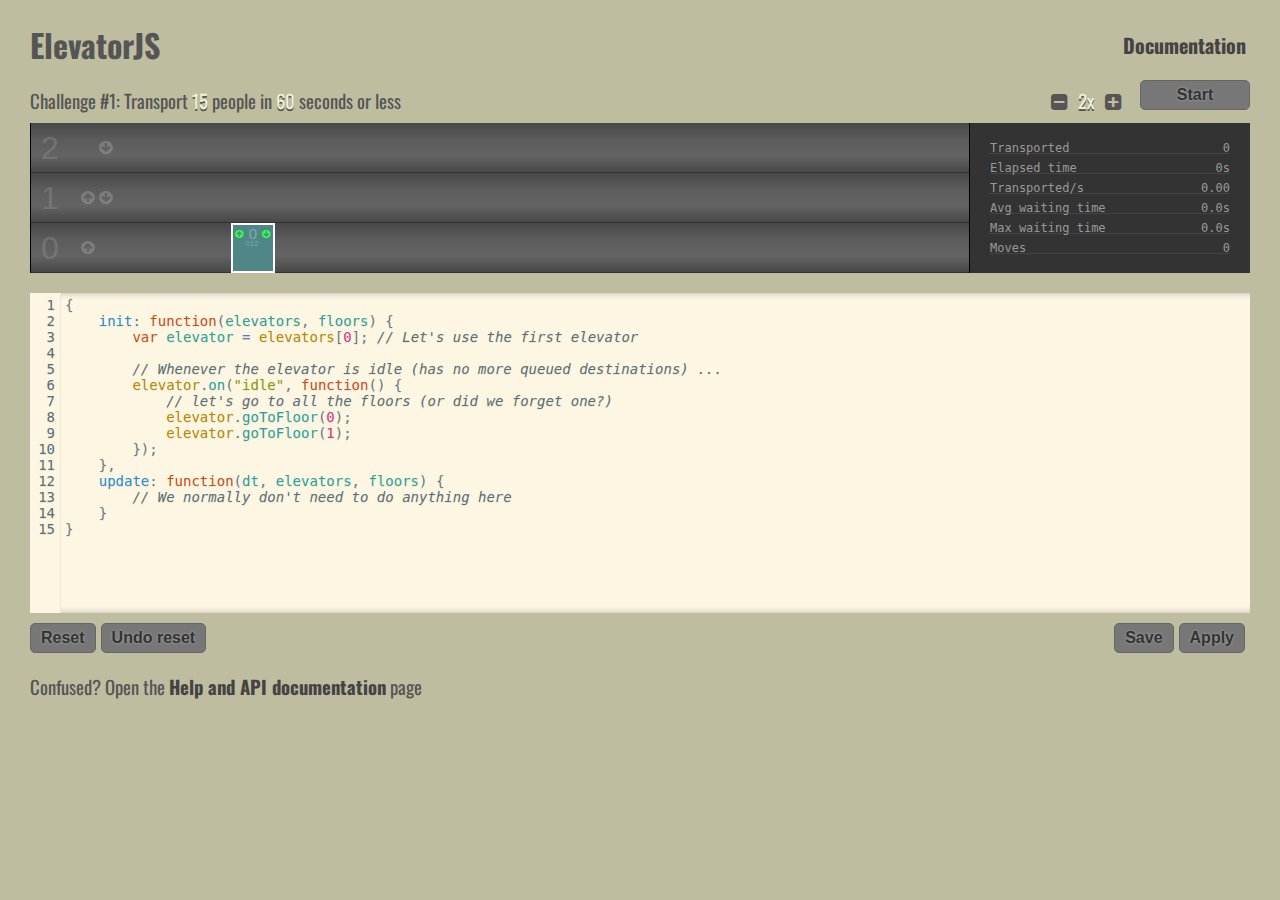
<file: index.html>
<!DOCTYPE html>
<html>
<head>
    <title>Elevator Saga - the elevator programming game</title>
    <meta charset="UTF-8">
    <link rel="stylesheet" href="font-awesome-4.1-1.0/css/font-awesome.min.css" type="text/css" media="all">
    <link href='//fonts.googleapis.com/css?family=Oswald:400,700,300' rel='stylesheet' type='text/css'>
    <link rel="stylesheet" href="libs/codemirror/codemirror.css">
    <link rel="stylesheet" href="libs/codemirror/themes/solarized.css">
    <link rel="stylesheet" href="style.css" type="text/css" media="all">

    <script type="text/javascript" src="libs/jquery-2.1.1.min.js"></script>
    <script type="text/javascript" src="libs/lodash.min.js"></script>
    <script type="text/javascript" src="libs/riot.js"></script>

    <script type="text/javascript" src="libs/codemirror/codemirror.js"></script>
    <script type="text/javascript" src="libs/codemirror/addon/edit/closebrackets.js"></script>
    <script type="text/javascript" src="libs/codemirror/mode/javascript/javascript.js"></script>

    <script type="text/javascript" src="libs/unobservable.js"></script>

    <script type="text/javascript" src="base.js"></script>
    <script type="text/javascript" src="movable.js"></script>
    <script type="text/javascript" src="floor.js"></script>
    <script type="text/javascript" src="user.js"></script>
    <script type="text/javascript" src="elevator.js"></script>
    <script type="text/javascript" src="interfaces.js"></script>
    <script type="text/javascript" src="world.js"></script>
    <script type="text/javascript" src="presenters.js"></script>
    <script type="text/javascript" src="challenges.js"></script>
    <script type="text/javascript" src="fitness.js"></script>
    <script type="text/javascript" src="app.js"></script>


    <script type="text/template" id="user-template">
        <i class="movable fa user fa-{u.displayType} {state}"></i>
    </script>

    <script type="text/template" id="floor-template">
        <div class="floor" style="top: {yPosition}px">
            <span class="floornumber">{level}</span>
            <span class="buttonindicator">
                <i class="fa fa-arrow-circle-up up"></i>
                <i class="fa fa-arrow-circle-down down"></i>
            </span>
        </div>
    </script>

    <script type="text/template" id="elevator-template">
        <div class="elevator movable" style="width: {e.width}px">
            <span class="directionindicator directionindicatorup"><i class="fa fa-arrow-circle-up up activated"></i></span>
            <span class="floorindicator"><span></span></span>
            <span class="directionindicator directionindicatordown"><i class="fa fa-arrow-circle-down down activated"></i></span>
            <span class="buttonindicator"></span>
        </div>
    </script>

    <script type="text/template" id="elevatorbutton-template">
        <span class="buttonpress">{floorNum}</span>
    </script>

    <script type="text/template" id="feedback-template">
        <div class="feedback">
            <h2 class="emphasis-color">{title}</h2>
            <p class="emphasis-color">{message}</p>
            <a href="{url}" class="emphasis-color">Next challenge <i class="fa fa-caret-right blink" style="text-decoration: blink"></i></a>
        </div>
    </script>

    <script type="text/template" id="challenge-template">
        <div class="left">
            <h3>Challenge #{num}: {challenge.condition.description}</h3>
        </div>
        <button class="right startstop unselectable" style="width: 110px">{startButtonText}</button>
        <h3 class="right">
            <i class="fa fa-minus-square timescale_decrease unselectable"></i>
            <span class="emphasis-color" style="display: inline-block; width: 22px; text-align: center">{timeScale}</span>
            <i class="fa fa-plus-square timescale_increase unselectable"></i>
        </h3>
    </script>

    <script type="text/template" id="codestatus-template">
        <h5 class="error" style="display: {errorDisplay}"><i class="fa fa-warning error-color"></i> There is a problem with your code: {errorMessage}</h5>
    </script>

    <script type="text/plain" id="default-elev-implementation">
{
    init: function(elevators, floors) {
        var elevator = elevators[0]; // Let's use the first elevator

        // Whenever the elevator is idle (has no more queued destinations) ...
        elevator.on("idle", function() {
            // let's go to all the floors (or did we forget one?)
            elevator.goToFloor(0);
            elevator.goToFloor(1);
        });
    },
    update: function(dt, elevators, floors) {
        // We normally don't need to do anything here
    }
}
    </script>
    <script type="text/plain" id="devtest-elev-implementation">
{
    init: function(elevators, floors) {
        var selectElevatorForFloorPickup = function(floorNum) {
            return _.max(elevators, function(e) {
                return (_.contains(e.destinationQueue, floorNum) ? 4 : 0) +
                    (-e.destinationQueue.length*e.destinationQueue.length) +
                    (-e.loadFactor()*e.loadFactor() * 3);
            });
        };

        _.each(floors, function(floor) {
            floor.on("down_button_pressed up_button_pressed", function() {
                var elevator = selectElevatorForFloorPickup(floor.level);
                if(!_.contains(elevator.destinationQueue, floor.level)) {
                    elevator.goToFloor(floor.level);
                }
            });
        });
        _.each(elevators, function(elevator) {
            elevator.on("floor_button_pressed", function(floorNum) {
                elevator.goToFloor(floorNum);
            });
            elevator.on("idle", function() {
                elevator.goToFloor(0);
            });
        });
    },
    update: function(dt, elevators, floors) {
    }
}
    </script>


</head>
<body>
    <div class="container">
       <div class="header">
            <h1 class="left">ElevatorJS</h1>
            
            <a class="right" href="documentation.html#docs">Documentation</a>
        </div>

        <noscript>
            <h2>Your browser does not appear to support JavaScript. This page contains a browser-based programming game implemented in JavaScript.</h2>
        </noscript>

        <div class="challenge" style="height: 40px">
        </div>

        <div class="world">
            <div class="feedbackcontainer"></div>
            <div class="innerworld">
            </div>
            <div class="statscontainer">
                <div style="top: 20px"><span class="key">Transported</span><span class="value transportedcounter"></span></div>
                <div style="top: 40px"><span class="key">Elapsed time</span><span class="value elapsedtime"></span></div>
                <div style="top: 60px"><span class="key">Transported/s</span><span class="value transportedpersec"></span></div>
                <div style="top: 80px"><span class="key">Avg waiting time</span><span class="value avgwaittime"></span></div>
                <div style="top: 100px"><span class="key">Max waiting time</span><span class="value maxwaittime"></span></div>
                <div style="top: 120px"><span class="key" title="Number of floors that have been travelled by elevators">Moves</span><span class="value movecount"></span></div>
            </div>
        </div>

        <div class="codestatus"></div>
        <div class="code">
            <textarea name="Code" id="code"></textarea>
        </div>
        <button id="button_reset" style="float: left">Reset</button>
        <button id="button_resetundo" style="float: left">Undo reset</button>
        <button id="button_apply" style="float: right">Apply</button>
        <button id="button_save" style="float: right">Save</button>
        <span id="save_message" style="float: right"></span>
        <span id="fitness_message" style="float: right"></span>
        <div style="clear:both;"></div>

        <div style="margin-top: 20px">
            <h3>Confused? Open the <a href="documentation.html">Help and API documentation</a> page</h3>
        </div>
        <div class="footer">
        </div>
    </div>

    <script>
        (function(i,s,o,g,r,a,m){i['GoogleAnalyticsObject']=r;i[r]=i[r]||function(){
        (i[r].q=i[r].q||[]).push(arguments)},i[r].l=1*new Date();a=s.createElement(o),
        m=s.getElementsByTagName(o)[0];a.async=1;a.src=g;m.parentNode.insertBefore(a,m)
        })(window,document,'script','//www.google-analytics.com/analytics.js','ga');

        ga('create', 'UA-56810935-1', 'auto');
        ga('send', 'pageview');
    </script>
</body>
</html>
</file>
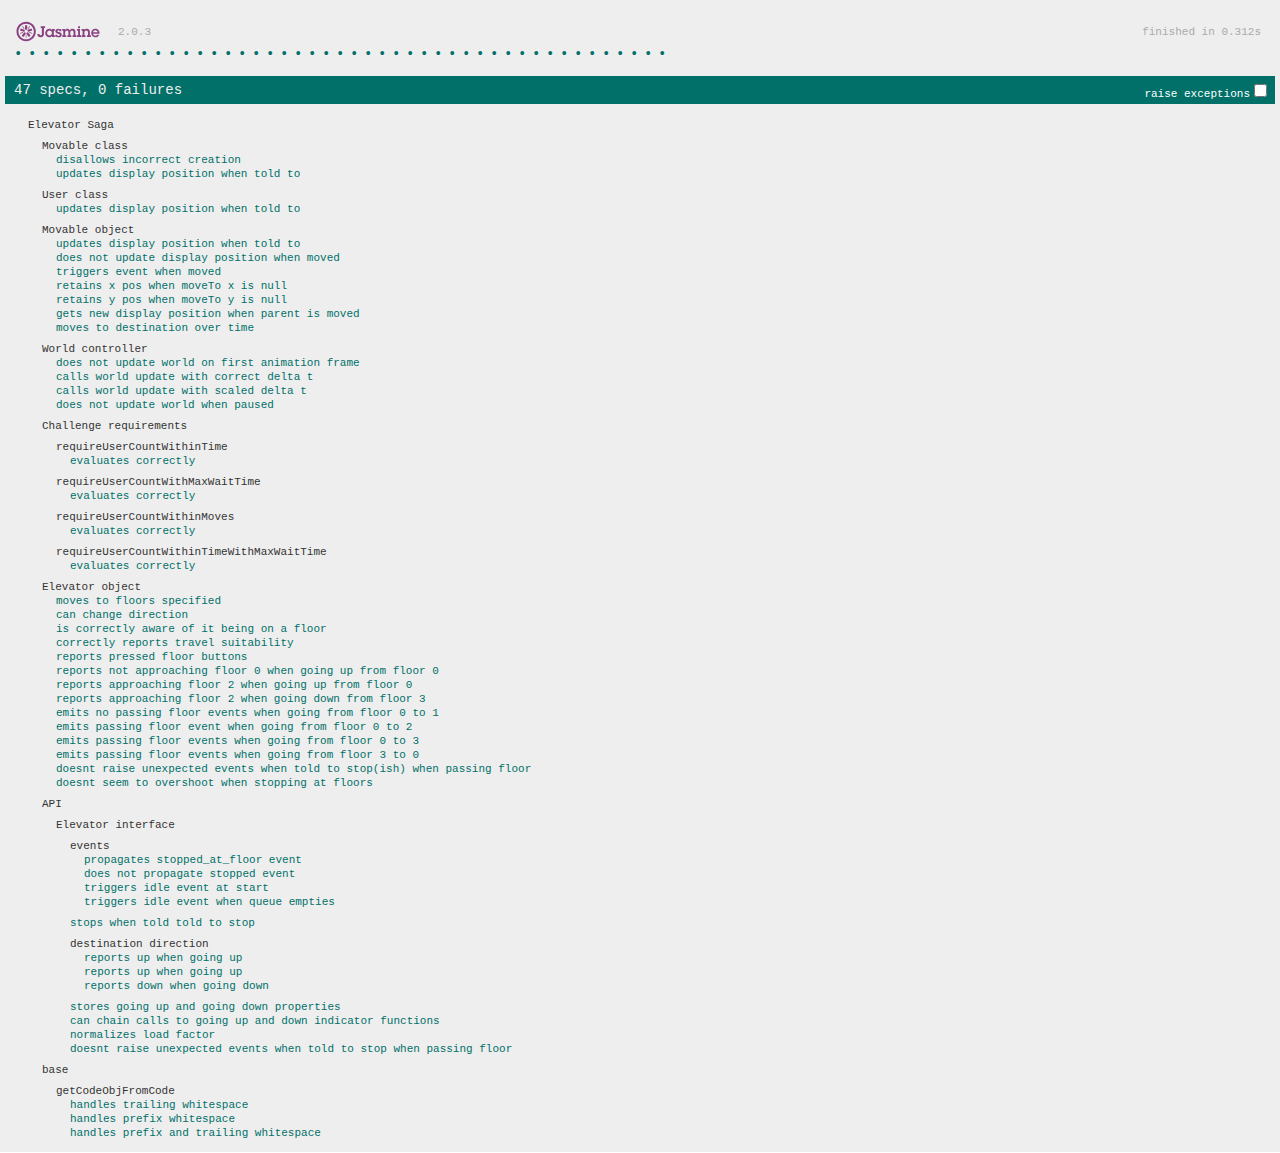
<file: test/index.html>
<!DOCTYPE html>
<html>
<head>
    <title>Elevator Saga tests</title>
    <meta charset="UTF-8">

    <script type="text/javascript" src="../libs/jquery-2.1.1.min.js"></script>
    <script type="text/javascript" src="../libs/lodash.min.js"></script>
    <script type="text/javascript" src="../libs/riot.js"></script>

    <script type="text/javascript" src="../libs/unobservable.js"></script>

    <script type="text/javascript" src="../base.js"></script>
    <script type="text/javascript" src="../movable.js"></script>
    <script type="text/javascript" src="../floor.js"></script>
    <script type="text/javascript" src="../user.js"></script>
    <script type="text/javascript" src="../elevator.js"></script>
    <script type="text/javascript" src="../interfaces.js"></script>
    <script type="text/javascript" src="../world.js"></script>
    <script type="text/javascript" src="../presenters.js"></script>
    <script type="text/javascript" src="../challenges.js"></script>


    <link rel="shortcut icon" type="image/png" href="jasmine/jasmine_favicon.png">
    <link rel="stylesheet" type="text/css" href="jasmine/jasmine.css">
    <script type="text/javascript" src="jasmine/jasmine.js"></script>
    <script type="text/javascript" src="jasmine/jasmine-html.js"></script>
    <script type="text/javascript" src="jasmine/boot.js"></script>
    <script type="text/javascript" src="jasmine/jasmine-matchers.js"></script>

    <script type="text/javascript" src="tests.js"></script>

    <script>
        (function(i,s,o,g,r,a,m){i['GoogleAnalyticsObject']=r;i[r]=i[r]||function(){
        (i[r].q=i[r].q||[]).push(arguments)},i[r].l=1*new Date();a=s.createElement(o),
        m=s.getElementsByTagName(o)[0];a.async=1;a.src=g;m.parentNode.insertBefore(a,m)
        })(window,document,'script','//www.google-analytics.com/analytics.js','ga');

        ga('create', 'UA-56810935-1', 'auto');
        ga('send', 'pageview');
    </script>
</head>
<body>

</body>
</html>
</file>
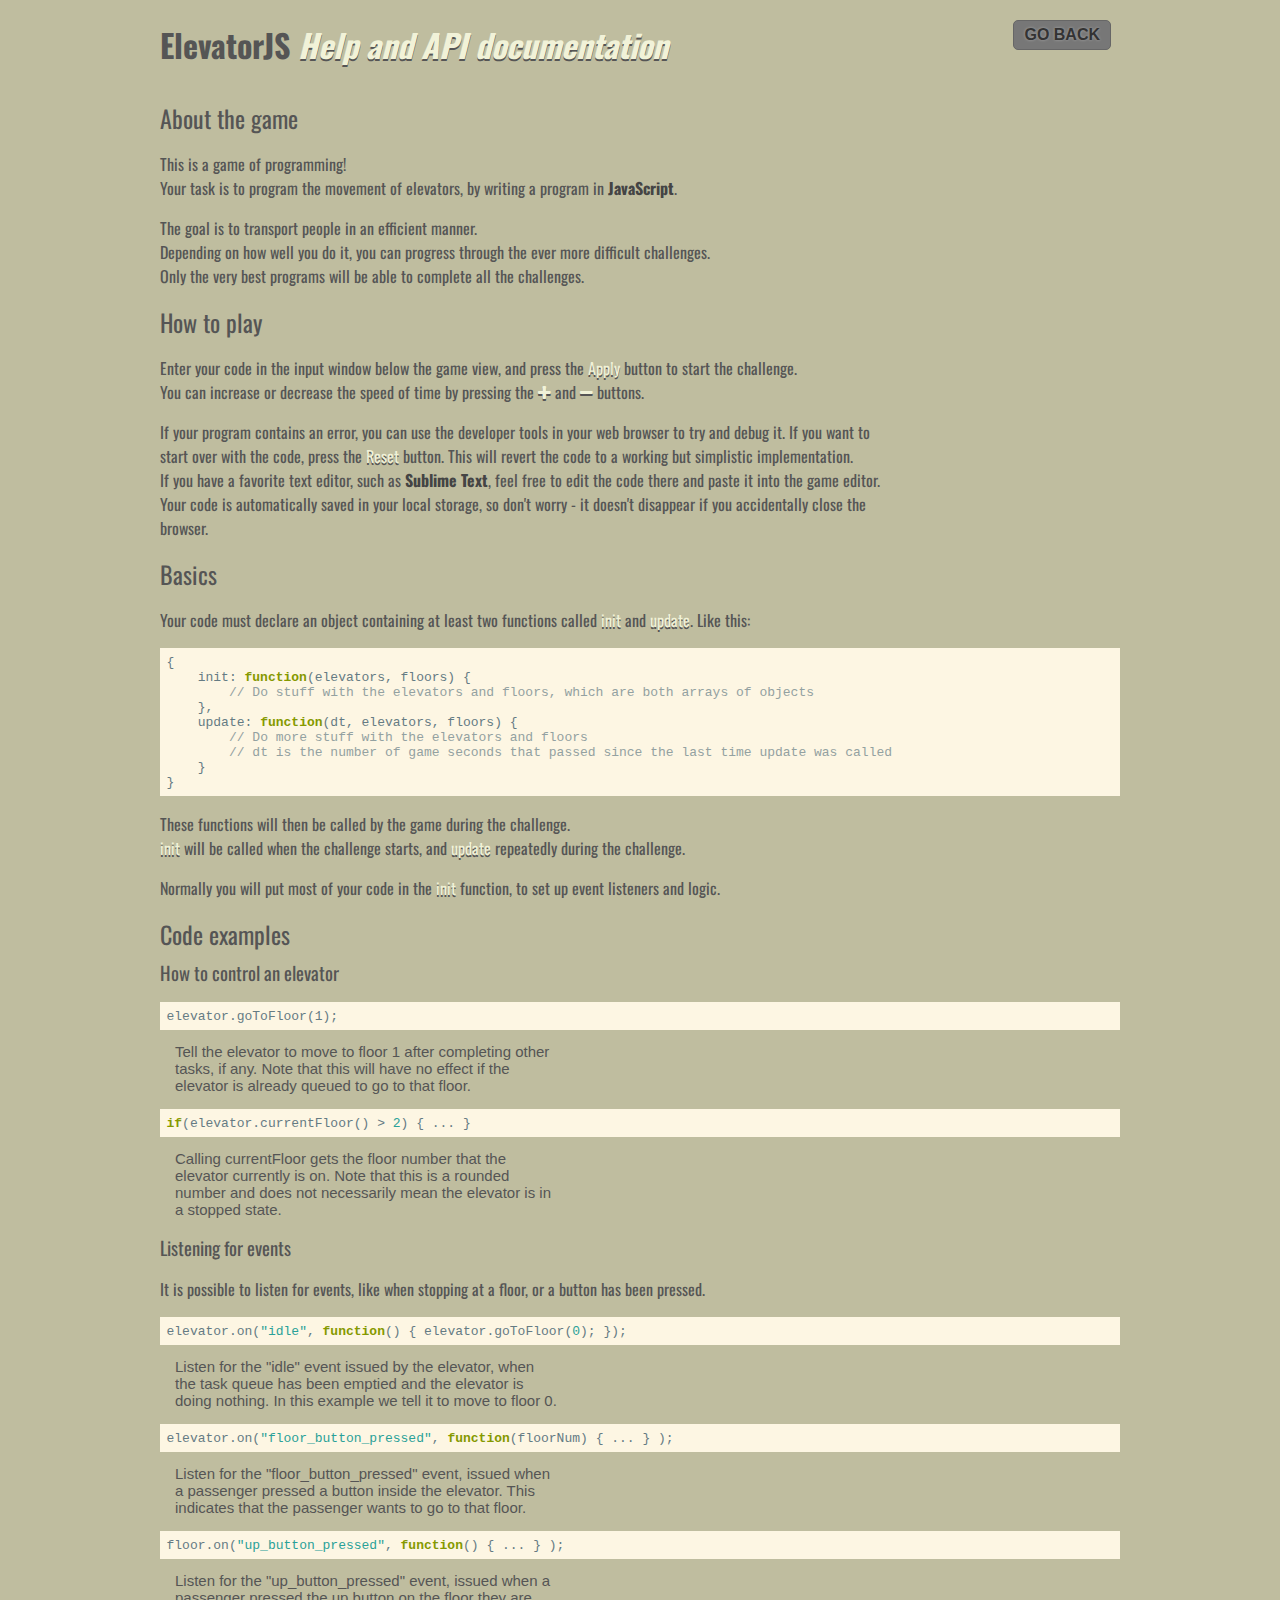
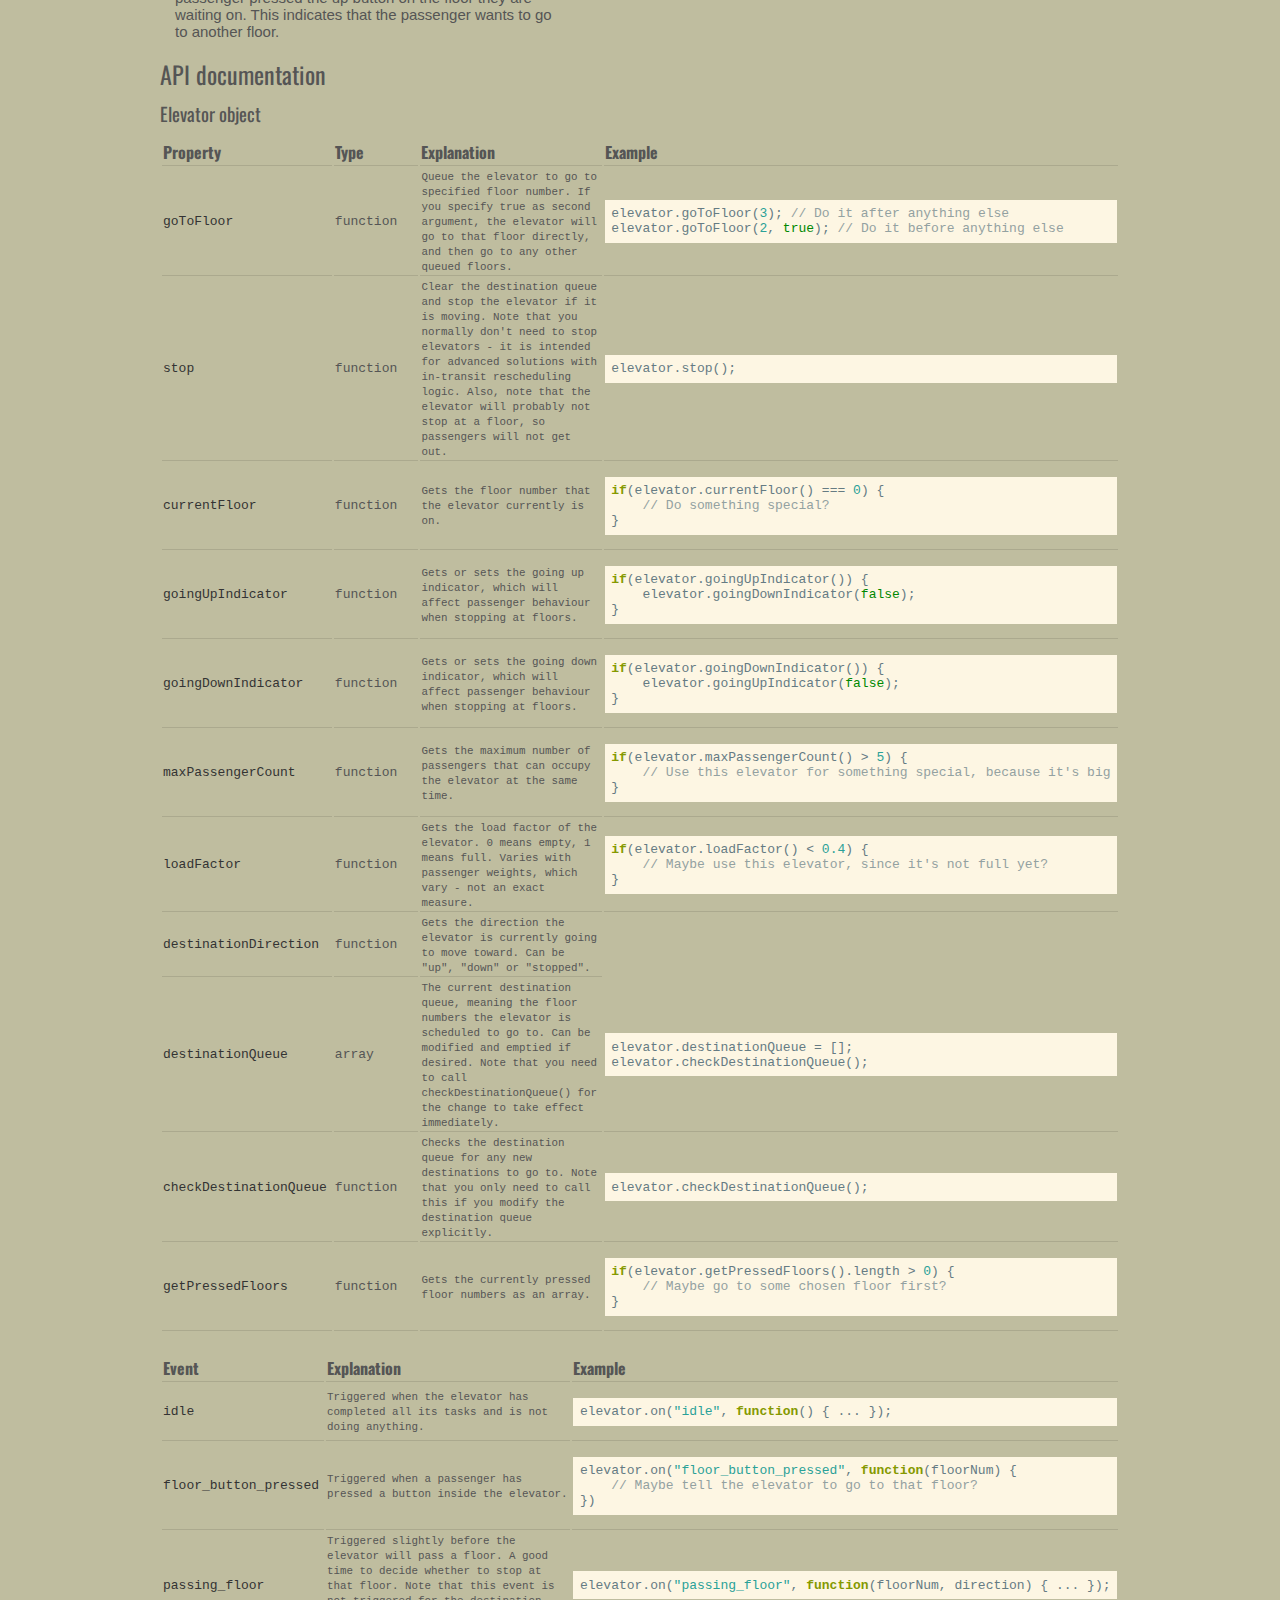
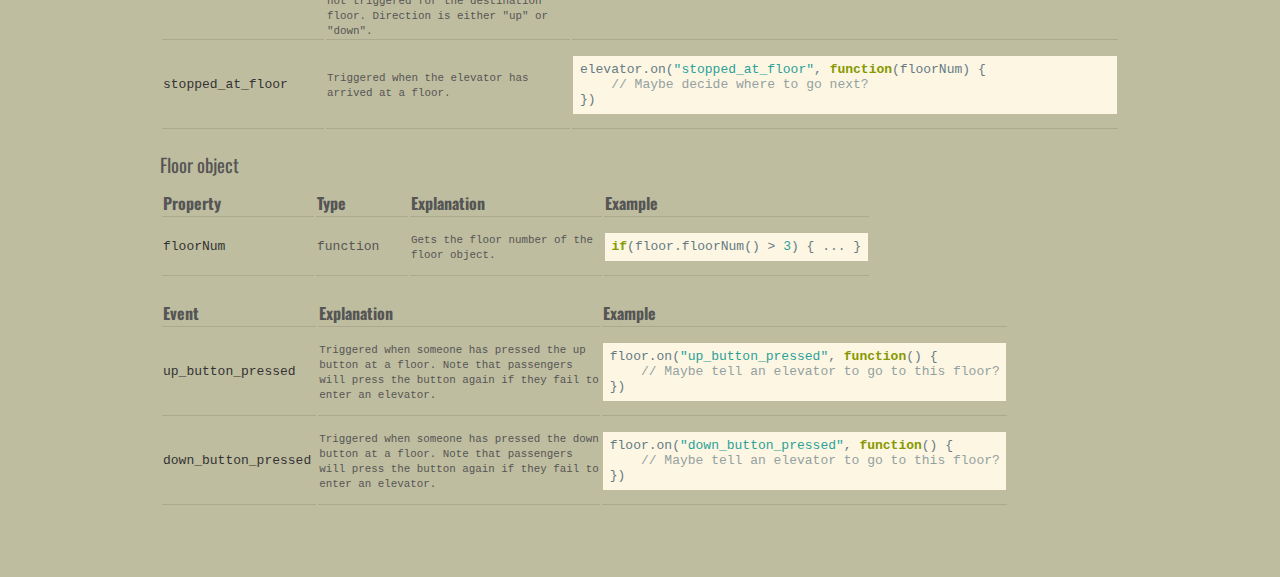
<file: documentation.html>
<!DOCTYPE html>
<html>
<head>
    <title>Elevator Saga - help and API documentation</title> 
    <meta charset="UTF-8">
    <link rel="stylesheet" href="font-awesome-4.1-1.0/css/font-awesome.min.css" type="text/css" media="all"> 
    <link href='//fonts.googleapis.com/css?family=Oswald:400,700,300' rel='stylesheet' type='text/css'>
    <link rel="stylesheet" href="style.css" type="text/css" media="all">

    <link rel="stylesheet" href="libs/highlight/styles/default.css" type="text/css" media="all">
    <link rel="stylesheet" href="libs/highlight/styles/solarized_light.css" type="text/css" media="all">

    <script type="text/javascript" src="libs/highlight/highlight.pack.js"></script>
    <script>hljs.initHighlightingOnLoad();</script>
</head>
<body>
    <div class="container" style="width: 960px">
        <div class="header">
            <h1 class="left">ElevatorJS <em class="emphasis-color">Help and API documentation</em></h1>
            <a class="right" href="index.html"><button id="button_reset" style="float: left">GO BACK</button></a>
        </div>


        <div class="help">
            <h2>About the game</h2>
            <p>
                This is a game of programming!<br>
                Your task is to program the movement of elevators, by writing a program in <a href="https://developer.mozilla.org/en-US/docs/Web/JavaScript/Guide">JavaScript</a>.
            </p>
            <p>
                The goal is to transport people in an efficient manner.<br>
                Depending on how well you do it, you can progress through the ever more difficult challenges.<br>
                Only the very best programs will be able to complete all the challenges.
            </p>

            <h2>How to play</h2>
            <p>
                Enter your code in the input window below the game view, and press the <span class="emphasis-color">Apply</span> button to start the challenge.<br>
                You can increase or decrease the speed of time by pressing the <i class="fa fa-plus emphasis-color"></i> and <i class="fa fa-minus emphasis-color"></i> buttons.
            </p>
            <p>
                If your program contains an error, you can use the developer tools in your web browser to try and debug it.
                If you want to start over with the code, press the <span class="emphasis-color">Reset</span> button. This will revert the code to a working but simplistic implementation.<br>
                If you have a favorite text editor, such as <a href="http://www.sublimetext.com/">Sublime Text</a>, feel free to edit the code there and paste it into the game editor.<br>
                Your code is automatically saved in your local storage, so don't worry - it doesn't disappear if you accidentally close the browser.
            </p>
            <h2>Basics</h2>
            <p>
                Your code must declare an object containing at least two functions called <span class="emphasis-color">init</span> and <span class="emphasis-color">update</span>. Like this:
            </p>
            <div><pre><code>{
    init: function(elevators, floors) {
        // Do stuff with the elevators and floors, which are both arrays of objects
    },
    update: function(dt, elevators, floors) {
        // Do more stuff with the elevators and floors
        // dt is the number of game seconds that passed since the last time update was called
    }
}</code></pre></div>
            <p>These functions will then be called by the game during the challenge.<br>
            <span class="emphasis-color">init</span> will be called when the challenge starts, and <span class="emphasis-color">update</span> repeatedly during the challenge.
            </p>
            <p>
                Normally you will put most of your code in the <span class="emphasis-color">init</span> function, to set up event listeners and logic.
            </p>
            <h2>Code examples</h2>
            <h3>How to control an elevator</h3>
            <dl>
                <dt><pre><code>elevator.goToFloor(1);</code></pre></dt>
                    <dd>Tell the elevator to move to floor 1 after completing other tasks, if any. Note that this will have no effect if the elevator is already queued to go to that floor.</dd>
                <dt><pre><code>if(elevator.currentFloor() > 2) { ... }</code></pre></dt>
                    <dd>Calling currentFloor gets the floor number that the elevator currently is on. Note that this is a rounded number and does not necessarily mean the elevator is in a stopped state.</dd>
            </dl>
            <h3>Listening for events</h3>
            <p>It is possible to listen for events, like when stopping at a floor, or a button has been pressed.</p>
            <dl>
                <dt><pre><code>elevator.on("idle", function() { elevator.goToFloor(0); });</code></pre></dt>
                    <dd>Listen for the "idle" event issued by the elevator, when the task queue has been emptied and the elevator is doing nothing. In this example we tell it to move to floor 0.</dd>
                <dt><pre><code>elevator.on("floor_button_pressed", function(floorNum) { ... } );</code></pre></dt>
                    <dd>Listen for the "floor_button_pressed" event, issued when a passenger pressed a button inside the elevator. This indicates that the passenger wants to go to that floor.</dd>
                <dt><pre><code>floor.on("up_button_pressed", function() { ... } );</code></pre></dt>
                    <dd>Listen for the "up_button_pressed" event, issued when a passenger pressed the up button on the floor they are waiting on. This indicates that the passenger wants to go to another floor.</dd>
            </dl>

            <h2 id="docs">API documentation</h2>
            <h3>Elevator object</h3>
            <table class="doctable">
                <thead><th width="150">Property</th><th width="90">Type</th><th width="190">Explanation</th><th width="*">Example</th></thead>
                <tbody>
                    <tr><td>goToFloor</td><td>function</td><td><small>Queue the elevator to go to specified floor number. If you specify true as second argument, the elevator will go to that floor directly, and then go to any other queued floors.</small></td><td><pre><code>elevator.goToFloor(3); // Do it after anything else
elevator.goToFloor(2, true); // Do it before anything else</code></pre></td></tr>
                    <tr><td>stop</td><td>function</td><td><small>Clear the destination queue and stop the elevator if it is moving. Note that you normally don't need to stop elevators - it is intended for advanced solutions with in-transit rescheduling logic. Also, note that the elevator will probably not stop at a floor, so passengers will not get out.</small></td><td><pre><code>elevator.stop();</code></pre></td></tr>
                    <tr><td>currentFloor</td><td>function</td><td><small>Gets the floor number that the elevator currently is on.</small></td><td><pre><code>if(elevator.currentFloor() === 0) {
    // Do something special?
}</code></pre></td></tr>
                    <tr><td>goingUpIndicator</td><td>function</td><td><small>Gets or sets the going up indicator, which will affect passenger behaviour when stopping at floors.</small></td><td><pre><code>if(elevator.goingUpIndicator()) {
    elevator.goingDownIndicator(false);
}</code></pre></td></tr>
                    <tr><td>goingDownIndicator</td><td>function</td><td><small>Gets or sets the going down indicator, which will affect passenger behaviour when stopping at floors.</small></td><td><pre><code>if(elevator.goingDownIndicator()) {
    elevator.goingUpIndicator(false);
}</code></pre></td></tr>
                    <tr><td>maxPassengerCount</td><td>function</td><td><small>Gets the maximum number of passengers that can occupy the elevator at the same time.</small></td><td><pre><code>if(elevator.maxPassengerCount() > 5) {
    // Use this elevator for something special, because it's big
}</code></pre></td></tr>
                    <tr><td>loadFactor</td><td>function</td><td><small>Gets the load factor of the elevator. 0 means empty, 1 means full. Varies with passenger weights, which vary - not an exact measure.</small></td><td><pre><code>if(elevator.loadFactor() < 0.4) {
    // Maybe use this elevator, since it's not full yet?
}</code></pre></td></tr>
                    <tr><td>destinationDirection</td><td>function</td><td><small>Gets the direction the elevator is currently going to move toward. Can be "up", "down" or "stopped".</small></td></tr>
                    <tr><td>destinationQueue</td><td>array</td><td><small>The current destination queue, meaning the floor numbers the elevator is scheduled to go to. Can be modified and emptied if desired. Note that you need to call checkDestinationQueue() for the change to take effect immediately.</small></td><td><pre><code>elevator.destinationQueue = [];
elevator.checkDestinationQueue();</code></pre></td></tr>
                    <tr><td>checkDestinationQueue</td><td>function</td><td><small>Checks the destination queue for any new destinations to go to. Note that you only need to call this if you modify the destination queue explicitly.</small></td><td><pre><code>elevator.checkDestinationQueue();</code></pre></td></tr>
                    <tr><td>getPressedFloors</td><td>function</td><td><small>Gets the currently pressed floor numbers as an array.</small></td><td><pre><code>if(elevator.getPressedFloors().length > 0) {
    // Maybe go to some chosen floor first?
}</code></pre></td></tr>
                </tbody>
            </table>
            <table class="doctable">
                <thead><th width="150">Event</th><th width="280">Explanation</th><th>Example</th></thead>
                <tbody>
                    <tr><td>idle</td><td><small>Triggered when the elevator has completed all its tasks and is not doing anything.</small></td><td><pre><code>elevator.on("idle", function() { ... });</code></pre></td></tr>
                    <tr><td>floor_button_pressed</td><td><small>Triggered when a passenger has pressed a button inside the elevator.</small></td><td><pre><code>elevator.on("floor_button_pressed", function(floorNum) {
    // Maybe tell the elevator to go to that floor?
})</code></pre></td></tr>
                    <tr><td>passing_floor</td><td><small>Triggered slightly before the elevator will pass a floor. A good time to decide whether to stop at that floor. Note that this event is not triggered for the destination floor. Direction is either "up" or "down".</small></td><td><pre><code>elevator.on("passing_floor", function(floorNum, direction) { ... });</code></pre></td></tr>
                    <tr><td>stopped_at_floor</td><td><small>Triggered when the elevator has arrived at a floor.</small></td><td><pre><code>elevator.on("stopped_at_floor", function(floorNum) {
    // Maybe decide where to go next?
})</code></pre></td></tr>
                </tbody>
            </table>
            <h3>Floor object</h3>
            <table class="doctable">
                <thead><th width="150">Property</th><th width="90">Type</th><th width="190">Explanation</th><th width="*">Example</th></thead>
                <tbody>
                <tr><td>floorNum</td><td>function</td><td><small>Gets the floor number of the floor object.</small></td><td><pre><code>if(floor.floorNum() > 3) { ... }</code></pre></td></tr>
                </tbody>
            </table>
            <table class="doctable">
                <thead><th width="150">Event</th><th width="280">Explanation</th><th>Example</th></thead>
                <tbody>
                    <tr><td>up_button_pressed</td><td><small>Triggered when someone has pressed the up button at a floor. Note that passengers will press the button again if they fail to enter an elevator.</small></td><td><pre><code>floor.on("up_button_pressed", function() {
    // Maybe tell an elevator to go to this floor?
})</code></pre></td></tr>
                    <tr><td>down_button_pressed</td><td><small>Triggered when someone has pressed the down button at a floor. Note that passengers will press the button again if they fail to enter an elevator.</small></td><td><pre><code>floor.on("down_button_pressed", function() {
    // Maybe tell an elevator to go to this floor?
})</code></pre></td></tr>

                </tbody>
            </table>
        </div>
        <div class="footer">
            
        </div>
    </div>

    <script>
        (function(i,s,o,g,r,a,m){i['GoogleAnalyticsObject']=r;i[r]=i[r]||function(){
        (i[r].q=i[r].q||[]).push(arguments)},i[r].l=1*new Date();a=s.createElement(o),
        m=s.getElementsByTagName(o)[0];a.async=1;a.src=g;m.parentNode.insertBefore(a,m)
        })(window,document,'script','//www.google-analytics.com/analytics.js','ga');

        ga('create', 'UA-56810935-1', 'auto');
        ga('send', 'pageview');
    </script>
</body>
</html>
</file>
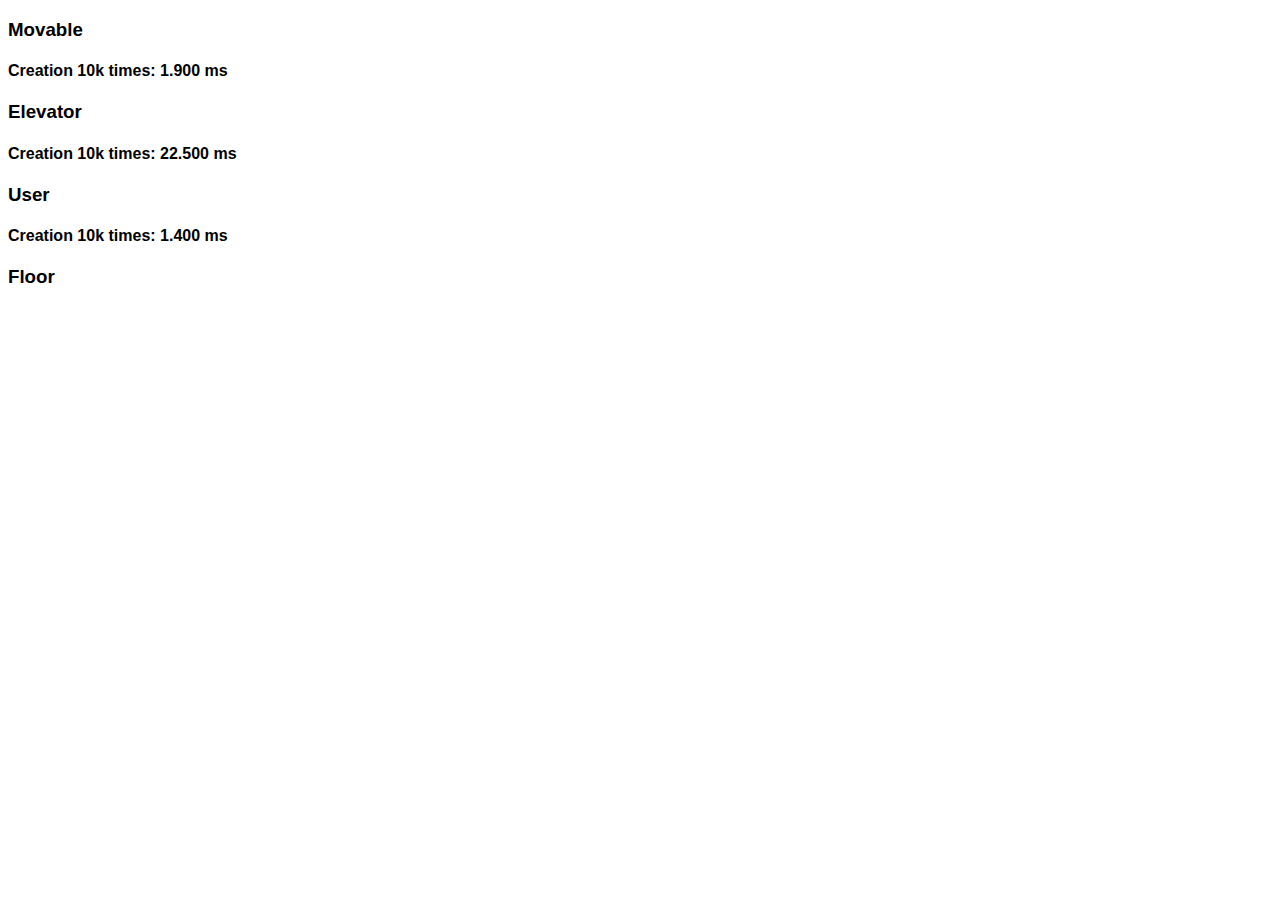
<file: test/performance.html>
<!DOCTYPE html>
<html>
<head>
    <title>Elevator Saga performance tests</title>
    <meta charset="UTF-8">

    <style>
        body { font-family: Arial, Helvetica, sans-serif;}
    </style>

    <script type="text/javascript" src="../libs/jquery-2.1.1.min.js"></script>
    <script type="text/javascript" src="../libs/lodash.min.js"></script>
    <script type="text/javascript" src="../libs/riot.js"></script>

    <script type="text/javascript" src="../libs/unobservable.js"></script>

    <script type="text/javascript" src="../base.js"></script>
    <script type="text/javascript" src="../movable.js"></script>
    <script type="text/javascript" src="../floor.js"></script>
    <script type="text/javascript" src="../user.js"></script>
    <script type="text/javascript" src="../elevator.js"></script>
    <script type="text/javascript" src="../interfaces.js"></script>
    <script type="text/javascript" src="../world.js"></script>
    <script type="text/javascript" src="../presenters.js"></script>
    <script type="text/javascript" src="../challenges.js"></script>
</head>
<body>
    <h3>Movable</h3>
    <div id="results_movable"><h4></h4></div>
    <h3>Elevator</h3>
    <div id="results_elevator"><h4></h4></div>
    <h3>User</h3>
    <div id="results_user"><h4></h4></div>
    <h3>Floor</h3>
    <div id="results_floor"><h4></h4></div>


    <script type="text/javascript">

        var now = (function() {
         
          // Returns the number of milliseconds elapsed since either the browser navigationStart event or 
          // the UNIX epoch, depending on availability.
          // Where the browser supports 'performance' we use that as it is more accurate (microsoeconds
          // will be returned in the fractional part) and more reliable as it does not rely on the system time. 
          // Where 'performance' is not available, we will fall back to Date().getTime().
         
          // jsFiddle: http://jsfiddle.net/davidwaterston/xCXvJ
         
         
          var performance = window.performance || {};
            
          performance.now = (function() {
            return performance.now    ||
            performance.webkitNow     ||
            performance.msNow         ||
            performance.oNow          ||
            performance.mozNow        ||
            function() { return new Date().getTime(); };
          })();
                  
          return performance.now();         
         
        });

        // First blow through the allocation system to make first test more predictable..
        for(var i=1000; i>0; i--) {
            var m = new Movable();
            var e = new Elevator(1.5, 4, 40);
            var u = new User(10, 10, 40);
        }

        var measure = function(name, numIterations, fn) {
            var t0 = now();
            for(var i=numIterations; i>0; i--) {
                fn();
            }
            var t1 = now();
            var report = name + " " + numIterations * 0.001 + "k times: " + (t1 - t0).toFixed(3) + " ms";
            return report;
        };

        $("#results_movable h4").append(measure("Creation", 10000, function() { var m = new Movable() }));
        $("#results_elevator h4").append(measure("Creation", 10000, function() { var e = new Elevator(1.5, 4, 40) }));
        $("#results_user h4").append(measure("Creation", 10000, function() { var u = new User(10, 10, 40) }));

    </script>
</body>
</file>
<file: libs/codemirror/codemirror.css>
/* BASICS */

.CodeMirror {
  /* Set height, width, borders, and global font properties here */
  font-family: monospace;
  height: 300px;
}

/* PADDING */

.CodeMirror-lines {
  padding: 4px 0; /* Vertical padding around content */
}
.CodeMirror pre {
  padding: 0 4px; /* Horizontal padding of content */
}

.CodeMirror-scrollbar-filler, .CodeMirror-gutter-filler {
  background-color: white; /* The little square between H and V scrollbars */
}

/* GUTTER */

.CodeMirror-gutters {
  border-right: 1px solid #ddd;
  background-color: #f7f7f7;
  white-space: nowrap;
}
.CodeMirror-linenumbers {}
.CodeMirror-linenumber {
  padding: 0 3px 0 5px;
  min-width: 20px;
  text-align: right;
  color: #999;
  -moz-box-sizing: content-box;
  box-sizing: content-box;
}

.CodeMirror-guttermarker { color: black; }
.CodeMirror-guttermarker-subtle { color: #999; }

/* CURSOR */

.CodeMirror div.CodeMirror-cursor {
  border-left: 1px solid black;
}
/* Shown when moving in bi-directional text */
.CodeMirror div.CodeMirror-secondarycursor {
  border-left: 1px solid silver;
}
.CodeMirror.cm-fat-cursor div.CodeMirror-cursor {
  width: auto;
  border: 0;
  background: #7e7;
}
.CodeMirror.cm-fat-cursor div.CodeMirror-cursors {
  z-index: 1;
}

.cm-animate-fat-cursor {
  width: auto;
  border: 0;
  -webkit-animation: blink 1.06s steps(1) infinite;
  -moz-animation: blink 1.06s steps(1) infinite;
  animation: blink 1.06s steps(1) infinite;
}
@-moz-keyframes blink {
  0% { background: #7e7; }
  50% { background: none; }
  100% { background: #7e7; }
}
@-webkit-keyframes blink {
  0% { background: #7e7; }
  50% { background: none; }
  100% { background: #7e7; }
}
@keyframes blink {
  0% { background: #7e7; }
  50% { background: none; }
  100% { background: #7e7; }
}

/* Can style cursor different in overwrite (non-insert) mode */
div.CodeMirror-overwrite div.CodeMirror-cursor {}

.cm-tab { display: inline-block; text-decoration: inherit; }

.CodeMirror-ruler {
  border-left: 1px solid #ccc;
  position: absolute;
}

/* DEFAULT THEME */

.cm-s-default .cm-keyword {color: #708;}
.cm-s-default .cm-atom {color: #219;}
.cm-s-default .cm-number {color: #164;}
.cm-s-default .cm-def {color: #00f;}
.cm-s-default .cm-variable,
.cm-s-default .cm-punctuation,
.cm-s-default .cm-property,
.cm-s-default .cm-operator {}
.cm-s-default .cm-variable-2 {color: #05a;}
.cm-s-default .cm-variable-3 {color: #085;}
.cm-s-default .cm-comment {color: #a50;}
.cm-s-default .cm-string {color: #a11;}
.cm-s-default .cm-string-2 {color: #f50;}
.cm-s-default .cm-meta {color: #555;}
.cm-s-default .cm-qualifier {color: #555;}
.cm-s-default .cm-builtin {color: #30a;}
.cm-s-default .cm-bracket {color: #997;}
.cm-s-default .cm-tag {color: #170;}
.cm-s-default .cm-attribute {color: #00c;}
.cm-s-default .cm-header {color: blue;}
.cm-s-default .cm-quote {color: #090;}
.cm-s-default .cm-hr {color: #999;}
.cm-s-default .cm-link {color: #00c;}

.cm-negative {color: #d44;}
.cm-positive {color: #292;}
.cm-header, .cm-strong {font-weight: bold;}
.cm-em {font-style: italic;}
.cm-link {text-decoration: underline;}
.cm-strikethrough {text-decoration: line-through;}

.cm-s-default .cm-error {color: #f00;}
.cm-invalidchar {color: #f00;}

/* Default styles for common addons */

div.CodeMirror span.CodeMirror-matchingbracket {color: #0f0;}
div.CodeMirror span.CodeMirror-nonmatchingbracket {color: #f22;}
.CodeMirror-matchingtag { background: rgba(255, 150, 0, .3); }
.CodeMirror-activeline-background {background: #e8f2ff;}

/* STOP */

/* The rest of this file contains styles related to the mechanics of
   the editor. You probably shouldn't touch them. */

.CodeMirror {
  line-height: 1;
  position: relative;
  overflow: hidden;
  background: white;
  color: black;
}

.CodeMirror-scroll {
  overflow: scroll !important; /* Things will break if this is overridden */
  /* 30px is the magic margin used to hide the element's real scrollbars */
  /* See overflow: hidden in .CodeMirror */
  margin-bottom: -30px; margin-right: -30px;
  padding-bottom: 30px;
  height: 100%;
  outline: none; /* Prevent dragging from highlighting the element */
  position: relative;
  -moz-box-sizing: content-box;
  box-sizing: content-box;
}
.CodeMirror-sizer {
  position: relative;
  border-right: 30px solid transparent;
  -moz-box-sizing: content-box;
  box-sizing: content-box;
}

/* The fake, visible scrollbars. Used to force redraw during scrolling
   before actuall scrolling happens, thus preventing shaking and
   flickering artifacts. */
.CodeMirror-vscrollbar, .CodeMirror-hscrollbar, .CodeMirror-scrollbar-filler, .CodeMirror-gutter-filler {
  position: absolute;
  z-index: 6;
  display: none;
}
.CodeMirror-vscrollbar {
  right: 0; top: 0;
  overflow-x: hidden;
  overflow-y: scroll;
}
.CodeMirror-hscrollbar {
  bottom: 0; left: 0;
  overflow-y: hidden;
  overflow-x: scroll;
}
.CodeMirror-scrollbar-filler {
  right: 0; bottom: 0;
}
.CodeMirror-gutter-filler {
  left: 0; bottom: 0;
}

.CodeMirror-gutters {
  position: absolute; left: 0; top: 0;
  z-index: 3;
}
.CodeMirror-gutter {
  white-space: normal;
  height: 100%;
  -moz-box-sizing: content-box;
  box-sizing: content-box;
  display: inline-block;
  margin-bottom: -30px;
  /* Hack to make IE7 behave */
  *zoom:1;
  *display:inline;
}
.CodeMirror-gutter-wrapper {
  position: absolute;
  z-index: 4;
  height: 100%;
}
.CodeMirror-gutter-elt {
  position: absolute;
  cursor: default;
  z-index: 4;
}

.CodeMirror-lines {
  cursor: text;
  min-height: 1px; /* prevents collapsing before first draw */
}
.CodeMirror pre {
  /* Reset some styles that the rest of the page might have set */
  -moz-border-radius: 0; -webkit-border-radius: 0; border-radius: 0;
  border-width: 0;
  background: transparent;
  font-family: inherit;
  font-size: inherit;
  margin: 0;
  white-space: pre;
  word-wrap: normal;
  line-height: inherit;
  color: inherit;
  z-index: 2;
  position: relative;
  overflow: visible;
}
.CodeMirror-wrap pre {
  word-wrap: break-word;
  white-space: pre-wrap;
  word-break: normal;
}

.CodeMirror-linebackground {
  position: absolute;
  left: 0; right: 0; top: 0; bottom: 0;
  z-index: 0;
}

.CodeMirror-linewidget {
  position: relative;
  z-index: 2;
  overflow: auto;
}

.CodeMirror-widget {}

.CodeMirror-measure {
  position: absolute;
  width: 100%;
  height: 0;
  overflow: hidden;
  visibility: hidden;
}
.CodeMirror-measure pre { position: static; }

.CodeMirror div.CodeMirror-cursor {
  position: absolute;
  border-right: none;
  width: 0;
}

div.CodeMirror-cursors {
  visibility: hidden;
  position: relative;
  z-index: 3;
}
.CodeMirror-focused div.CodeMirror-cursors {
  visibility: visible;
}

.CodeMirror-selected { background: #d9d9d9; }
.CodeMirror-focused .CodeMirror-selected { background: #d7d4f0; }
.CodeMirror-crosshair { cursor: crosshair; }

.cm-searching {
  background: #ffa;
  background: rgba(255, 255, 0, .4);
}

/* IE7 hack to prevent it from returning funny offsetTops on the spans */
.CodeMirror span { *vertical-align: text-bottom; }

/* Used to force a border model for a node */
.cm-force-border { padding-right: .1px; }

@media print {
  /* Hide the cursor when printing */
  .CodeMirror div.CodeMirror-cursors {
    visibility: hidden;
  }
}

/* See issue #2901 */
.cm-tab-wrap-hack:after { content: ''; }

/* Help users use markselection to safely style text background */
span.CodeMirror-selectedtext { background: none; }
</file>
<file: libs/codemirror/themes/solarized.css>
/*
Solarized theme for code-mirror
http://ethanschoonover.com/solarized
*/

/*
Solarized color pallet
http://ethanschoonover.com/solarized/img/solarized-palette.png
*/

.solarized.base03 { color: #002b36; }
.solarized.base02 { color: #073642; }
.solarized.base01 { color: #586e75; }
.solarized.base00 { color: #657b83; }
.solarized.base0 { color: #839496; }
.solarized.base1 { color: #93a1a1; }
.solarized.base2 { color: #eee8d5; }
.solarized.base3  { color: #fdf6e3; }
.solarized.solar-yellow  { color: #b58900; }
.solarized.solar-orange  { color: #cb4b16; }
.solarized.solar-red { color: #dc322f; }
.solarized.solar-magenta { color: #d33682; }
.solarized.solar-violet  { color: #6c71c4; }
.solarized.solar-blue { color: #268bd2; }
.solarized.solar-cyan { color: #2aa198; }
.solarized.solar-green { color: #859900; }

/* Color scheme for code-mirror */

.cm-s-solarized {
  line-height: 1.45em;
  color-profile: sRGB;
  rendering-intent: auto;
}
.cm-s-solarized.cm-s-dark {
  color: #839496;
  background-color:  #002b36;
  text-shadow: #002b36 0 1px;
}
.cm-s-solarized.cm-s-light {
  background-color: #fdf6e3;
  color: #657b83;
  text-shadow: #eee8d5 0 1px;
}

.cm-s-solarized .CodeMirror-widget {
  text-shadow: none;
}


.cm-s-solarized .cm-keyword { color: #cb4b16 }
.cm-s-solarized .cm-atom { color: #d33682; }
.cm-s-solarized .cm-number { color: #d33682; }
.cm-s-solarized .cm-def { color: #2aa198; }

.cm-s-solarized .cm-variable { color: #268bd2; }
.cm-s-solarized .cm-variable-2 { color: #b58900; }
.cm-s-solarized .cm-variable-3 { color: #6c71c4; }

.cm-s-solarized .cm-property { color: #2aa198; }
.cm-s-solarized .cm-operator {color: #6c71c4;}

.cm-s-solarized .cm-comment { color: #586e75; font-style:italic; }

.cm-s-solarized .cm-string { color: #859900; }
.cm-s-solarized .cm-string-2 { color: #b58900; }

.cm-s-solarized .cm-meta { color: #859900; }
.cm-s-solarized .cm-qualifier { color: #b58900; }
.cm-s-solarized .cm-builtin { color: #d33682; }
.cm-s-solarized .cm-bracket { color: #cb4b16; }
.cm-s-solarized .CodeMirror-matchingbracket { color: #859900; }
.cm-s-solarized .CodeMirror-nonmatchingbracket { color: #dc322f; }
.cm-s-solarized .cm-tag { color: #93a1a1 }
.cm-s-solarized .cm-attribute {  color: #2aa198; }
.cm-s-solarized .cm-header { color: #586e75; }
.cm-s-solarized .cm-quote { color: #93a1a1; }
.cm-s-solarized .cm-hr {
  color: transparent;
  border-top: 1px solid #586e75;
  display: block;
}
.cm-s-solarized .cm-link { color: #93a1a1; cursor: pointer; }
.cm-s-solarized .cm-special { color: #6c71c4; }
.cm-s-solarized .cm-em {
  color: #999;
  text-decoration: underline;
  text-decoration-style: dotted;
}
.cm-s-solarized .cm-strong { color: #eee; }
.cm-s-solarized .cm-tab:before {
  content: "➤";   /*visualize tab character*/
  color: #586e75;
  position: absolute;
}
.cm-s-solarized .cm-error,
.cm-s-solarized .cm-invalidchar {
  color: #586e75;
  border-bottom: 1px dotted #dc322f;
}

.cm-s-solarized.cm-s-dark .CodeMirror-selected {
  background: #073642;
}

.cm-s-solarized.cm-s-light .CodeMirror-selected {
  background: #eee8d5;
}

/* Editor styling */



/* Little shadow on the view-port of the buffer view */
.cm-s-solarized.CodeMirror {
  -moz-box-shadow: inset 7px 0 12px -6px #000;
  -webkit-box-shadow: inset 7px 0 12px -6px #000;
  box-shadow: inset 7px 0 12px -6px #000;
}

/* Gutter border and some shadow from it  */
.cm-s-solarized .CodeMirror-gutters {
  border-right: 1px solid;
}

/* Gutter colors and line number styling based of color scheme (dark / light) */

/* Dark */
.cm-s-solarized.cm-s-dark .CodeMirror-gutters {
  background-color:  #002b36;
  border-color: #00232c;
}

.cm-s-solarized.cm-s-dark .CodeMirror-linenumber {
  text-shadow: #021014 0 -1px;
}

/* Light */
.cm-s-solarized.cm-s-light .CodeMirror-gutters {
  background-color: #fdf6e3;
  border-color: #eee8d5;
}

/* Common */
.cm-s-solarized .CodeMirror-linenumber {
  color: #586e75;
  padding: 0 5px;
}
.cm-s-solarized .CodeMirror-guttermarker-subtle { color: #586e75; }
.cm-s-solarized.cm-s-dark .CodeMirror-guttermarker { color: #ddd; }
.cm-s-solarized.cm-s-light .CodeMirror-guttermarker { color: #cb4b16; }

.cm-s-solarized .CodeMirror-gutter .CodeMirror-gutter-text {
  color: #586e75;
}

.cm-s-solarized .CodeMirror-lines .CodeMirror-cursor {
  border-left: 1px solid #819090;
}

/*
Active line. Negative margin compensates left padding of the text in the
view-port
*/
.cm-s-solarized.cm-s-dark .CodeMirror-activeline-background {
  background: rgba(255, 255, 255, 0.10);
}
.cm-s-solarized.cm-s-light .CodeMirror-activeline-background {
  background: rgba(0, 0, 0, 0.10);
}
</file>
<file: style.css>
html, body {
    background-color: #BFBD9F;
    color: white;
    margin: 0;
    padding: 0;
}

body {
    font-family: Oswald, Arial, Helvetica, sans-serif;
}
h1, h2, h3, h4, h5 {
    margin-top: 0.4em;
    margin-bottom: 0.3em;
}

h1, h2, h3, h4, h5, p {
    color: #555;
}

.emphasis-color {
    color: #F1F2D8;
    text-shadow: 0 2px 0.4pt #555;
}

.error-color {
    color: #d54;
}
.df{
    text-align: center;
    align-items: center;
    cursor: pointer;
}
a {
    color: #444;
    font-weight: bold;
    text-decoration: none;
}
a:hover {
    background-color:rgb(255, 250, 190);
}

h2, h3, h4, h5 {
    font-weight: normal;
}

dl {
    color: #555;
}
dl dd {
    font: 15px Arial, Helvetica, sans-serif;
    margin-bottom: 1em;
    margin-left: 1em;
    width: 40%;
}


.container {
    width: 1220px;
    margin: 0 auto;
    padding: 20px 0 40px 0;
    background-color: #BFBD9F;
}

.unselectable {
    -webkit-touch-callout: none;
    -webkit-user-select: none;
    -khtml-user-select: none;
    -moz-user-select: none;
    -ms-user-select: none;
    user-select: none;
}

button {
    height: 30px;
    line-height: 16px;
    font-size: 16px;
    font-weight: bold;
    padding-left: 10px;
    padding-right: 10px;
    color: #333;
    background-color: #777;
    text-shadow: 0 0 3px #aaa;
    border: 1px solid #666;
    border-radius: 5px;
    margin-right: 5px;
}

button.right {
    margin-left: 5px;
    margin-right: 0;
}

.blink {
  animation: blink 0.5s steps(3, start) infinite;
  -webkit-animation: blink 0.5s steps(3, start) infinite;
}
@keyframes blink {
  to { visibility: hidden; }
}
@-webkit-keyframes blink {
  to { visibility: hidden; }
}

.invisible {
    visibility: hidden;
}

.faded {
    opacity: 0.4;
}

#save_message, #fitness_message {
    color: #555;
    font-size: 12px;
    line-height: 30px;
    margin: 0 20px;
}


.left {
    float: left;
}

.right {
    float: right;
}

.header {
    height: 60px;
}

.header h1 {
    line-height: 50px;
    margin: 0;
    padding: 0;
}

.header a {
    display: inline-block;
    margin-left: 15px;
    font-size: 20px;
    line-height: 50px;
    padding: 0 4px;
}


.timescale_decrease, .timescale_increase {
    padding: 4px;
    line-height: 20px;
    cursor: pointer;
}

.timescale_increase {
    margin-right: 10px;
}


.codestatus {
    padding-top: 10px;
}

.CodeMirror {
    font: 14px Consolas, Monaco, monospace;
    width: 1220px;
    margin: 10px auto;
    height: 320px;
}

.world {
    position: relative;
    width: 1220px;
    background-color: #333;
    padding: 0;
    overflow: hidden;
}

.innerworld {
    position: relative;
    height: 100%;
    width: 938px;
    border-right: 1px solid black;
    border-left: 1px solid black;
    font-family: Arial, Helvetica, sans-serif;
}

.statscontainer {
    font: 12px Consolas, Monaco, monospace;
    line-height: 10px;
    color: #999;
    position: absolute;
    top: 0;
    right: 0px;
    width: 240px;
    height: 200px;
    padding: 20px;
    z-index: 1;
}

.statscontainer div {
    border-bottom: 1px solid #444;
}

.statscontainer div, .statscontainer span {
    position: absolute;
    display: block;
    width: 240px;
    height: 10px;
}

.statscontainer .value {
    text-align: right;
}


.feedbackcontainer {
    position: absolute;
}

.feedback {
    position: absolute;
    width: 1280px;
    height: 2000px;
    padding-top: 20px;
    line-height: 20px;
    text-align: center;
    background-color: rgba(44,44,44, 0.6);
    z-index: 5;
    overflow: hidden;
}

.movable {
    position: absolute;
    top: 0;
    left: 0;
    display: block;
}

.user {
    color: white;
    text-shadow: 0 1px 3px black;
    z-index: 2;
}

.user.happy {
}

.user.frustrated {
    color: yellow;
}

.user.disappointed {
    color: red;
}

.user.leaving {
    color: #eee;
}

.elevator {
    background-color: #4F8686;
    border: 2px solid white;
    height: 46px;
    z-index: 1;
}

.elevator .directionindicator {
    position: absolute;
    font-size: 10px;
    top: 3px;
}

.elevator .directionindicator.directionindicatorup {
    left: 2px;
}

.elevator .directionindicator.directionindicatordown {
    right: 2px;
}

.elevator .directionindicator .fa{
    color: rgba(255, 255, 255, 0.2);
}

.elevator .directionindicator .fa.activated{
    color: #33ff44;
}

.elevator .floorindicator {
    display: inline-block;
    position: absolute;
    width: 100%;
    font-size: 15px;
    text-align: center;
    color: rgba(255, 255, 255, 0.3);
}


.elevator .buttonindicator {
    display: inline-block;
    position: absolute;
    top: 15px;
    width: 95%;
    text-align: center;
    font-size: 8px;
    line-height: 8px;
    color: rgba(255, 255, 255, 0.3);
}
.elevator .buttonpress {
    cursor: pointer;
    margin: 0;
    display: inline-block;
}
.elevator .buttonpress.activated {
    color: #33ff44;
}

.floor {
    position: absolute;
    width: 100%;
    height: 49px;
    background-color: rgba(255, 255, 255, 0.1);
    background: linear-gradient(rgba(255,255,255,0.1), rgba(255,255,255,0.2), rgba(255,255,255,0.24), rgba(255,255,255,0.1)); /* Standard syntax */
    border-bottom: 1px solid #333;
}

.floor .buttonindicator {
    cursor: pointer;
    line-height: 50px;
    padding-left: 50px;
    color: rgba(255, 255, 255, 0.2);
}
.floor .buttonindicator .activated {
    color: rgba(55, 255, 55, 1.0);
}

.floor .floornumber {
    position: absolute;
    color: rgba(255, 255, 255, 0.15);
    font-size: 32px;
    line-height: 50px;
    padding-left: 10px;
}


.footer {
    margin-top: 20px;
}
.footer h4 {
    font-size: 13px;
}

.help {
    margin-top: 20px;
    margin-bottom: 30px;
}

.help p {
    max-width: 75%;
}

.doctable {
    margin-top: 10px;
    margin-bottom: 20px;
    color: #555;
    border: none;
}

.doctable th, .doctable td  {
    text-align: left;
    border-bottom: 1px solid rgba(0, 0, 0, 0.1);
}

.doctable tr td:first-child {
    padding-right: 5px;
    color: #333;
}

.doctable td {
    font: 13px Consolas, Monaco, monospace;
}
</file>
<file: test/jasmine/jasmine.css>
body { overflow-y: scroll; }

.jasmine_html-reporter { background-color: #eeeeee; padding: 5px; margin: -8px; font-size: 11px; font-family: Monaco, "Lucida Console", monospace; line-height: 14px; color: #333333; }
.jasmine_html-reporter a { text-decoration: none; }
.jasmine_html-reporter a:hover { text-decoration: underline; }
.jasmine_html-reporter p, .jasmine_html-reporter h1, .jasmine_html-reporter h2, .jasmine_html-reporter h3, .jasmine_html-reporter h4, .jasmine_html-reporter h5, .jasmine_html-reporter h6 { margin: 0; line-height: 14px; }
.jasmine_html-reporter .banner, .jasmine_html-reporter .symbol-summary, .jasmine_html-reporter .summary, .jasmine_html-reporter .result-message, .jasmine_html-reporter .spec .description, .jasmine_html-reporter .spec-detail .description, .jasmine_html-reporter .alert .bar, .jasmine_html-reporter .stack-trace { padding-left: 9px; padding-right: 9px; }
.jasmine_html-reporter .banner { position: relative; }
.jasmine_html-reporter .banner .title { background: url('[data-uri]') no-repeat; background: url('[data-uri]') no-repeat, none; -webkit-background-size: 100%; -moz-background-size: 100%; -o-background-size: 100%; background-size: 100%; display: block; float: left; width: 90px; height: 25px; }
.jasmine_html-reporter .banner .version { margin-left: 14px; position: relative; top: 6px; }
.jasmine_html-reporter .banner .duration { position: absolute; right: 14px; top: 6px; }
.jasmine_html-reporter #jasmine_content { position: fixed; right: 100%; }
.jasmine_html-reporter .version { color: #aaaaaa; }
.jasmine_html-reporter .banner { margin-top: 14px; }
.jasmine_html-reporter .duration { color: #aaaaaa; float: right; }
.jasmine_html-reporter .symbol-summary { overflow: hidden; *zoom: 1; margin: 14px 0; }
.jasmine_html-reporter .symbol-summary li { display: inline-block; height: 8px; width: 14px; font-size: 16px; }
.jasmine_html-reporter .symbol-summary li.passed { font-size: 14px; }
.jasmine_html-reporter .symbol-summary li.passed:before { color: #007069; content: "\02022"; }
.jasmine_html-reporter .symbol-summary li.failed { line-height: 9px; }
.jasmine_html-reporter .symbol-summary li.failed:before { color: #ca3a11; content: "\d7"; font-weight: bold; margin-left: -1px; }
.jasmine_html-reporter .symbol-summary li.disabled { font-size: 14px; }
.jasmine_html-reporter .symbol-summary li.disabled:before { color: #bababa; content: "\02022"; }
.jasmine_html-reporter .symbol-summary li.pending { line-height: 17px; }
.jasmine_html-reporter .symbol-summary li.pending:before { color: #ba9d37; content: "*"; }
.jasmine_html-reporter .symbol-summary li.empty { font-size: 14px; }
.jasmine_html-reporter .symbol-summary li.empty:before { color: #ba9d37; content: "\02022"; }
.jasmine_html-reporter .exceptions { color: #fff; float: right; margin-top: 5px; margin-right: 5px; }
.jasmine_html-reporter .bar { line-height: 28px; font-size: 14px; display: block; color: #eee; }
.jasmine_html-reporter .bar.failed { background-color: #ca3a11; }
.jasmine_html-reporter .bar.passed { background-color: #007069; }
.jasmine_html-reporter .bar.skipped { background-color: #bababa; }
.jasmine_html-reporter .bar.menu { background-color: #fff; color: #aaaaaa; }
.jasmine_html-reporter .bar.menu a { color: #333333; }
.jasmine_html-reporter .bar a { color: white; }
.jasmine_html-reporter.spec-list .bar.menu.failure-list, .jasmine_html-reporter.spec-list .results .failures { display: none; }
.jasmine_html-reporter.failure-list .bar.menu.spec-list, .jasmine_html-reporter.failure-list .summary { display: none; }
.jasmine_html-reporter .running-alert { background-color: #666666; }
.jasmine_html-reporter .results { margin-top: 14px; }
.jasmine_html-reporter.showDetails .summaryMenuItem { font-weight: normal; text-decoration: inherit; }
.jasmine_html-reporter.showDetails .summaryMenuItem:hover { text-decoration: underline; }
.jasmine_html-reporter.showDetails .detailsMenuItem { font-weight: bold; text-decoration: underline; }
.jasmine_html-reporter.showDetails .summary { display: none; }
.jasmine_html-reporter.showDetails #details { display: block; }
.jasmine_html-reporter .summaryMenuItem { font-weight: bold; text-decoration: underline; }
.jasmine_html-reporter .summary { margin-top: 14px; }
.jasmine_html-reporter .summary ul { list-style-type: none; margin-left: 14px; padding-top: 0; padding-left: 0; }
.jasmine_html-reporter .summary ul.suite { margin-top: 7px; margin-bottom: 7px; }
.jasmine_html-reporter .summary li.passed a { color: #007069; }
.jasmine_html-reporter .summary li.failed a { color: #ca3a11; }
.jasmine_html-reporter .summary li.empty a { color: #ba9d37; }
.jasmine_html-reporter .summary li.pending a { color: #ba9d37; }
.jasmine_html-reporter .description + .suite { margin-top: 0; }
.jasmine_html-reporter .suite { margin-top: 14px; }
.jasmine_html-reporter .suite a { color: #333333; }
.jasmine_html-reporter .failures .spec-detail { margin-bottom: 28px; }
.jasmine_html-reporter .failures .spec-detail .description { background-color: #ca3a11; }
.jasmine_html-reporter .failures .spec-detail .description a { color: white; }
.jasmine_html-reporter .result-message { padding-top: 14px; color: #333333; white-space: pre; }
.jasmine_html-reporter .result-message span.result { display: block; }
.jasmine_html-reporter .stack-trace { margin: 5px 0 0 0; max-height: 224px; overflow: auto; line-height: 18px; color: #666666; border: 1px solid #ddd; background: white; white-space: pre; }
</file>
<file: libs/highlight/styles/default.css>
/*

Original style from softwaremaniacs.org (c) Ivan Sagalaev <Maniac@SoftwareManiacs.Org>

*/

.hljs {
  display: block;
  overflow-x: auto;
  padding: 0.5em;
  background: #f0f0f0;
  -webkit-text-size-adjust: none;
}

.hljs,
.hljs-subst,
.hljs-tag .hljs-title,
.nginx .hljs-title {
  color: black;
}

.hljs-string,
.hljs-title,
.hljs-constant,
.hljs-parent,
.hljs-tag .hljs-value,
.hljs-rules .hljs-value,
.hljs-preprocessor,
.hljs-pragma,
.haml .hljs-symbol,
.ruby .hljs-symbol,
.ruby .hljs-symbol .hljs-string,
.hljs-template_tag,
.django .hljs-variable,
.smalltalk .hljs-class,
.hljs-addition,
.hljs-flow,
.hljs-stream,
.bash .hljs-variable,
.apache .hljs-tag,
.apache .hljs-cbracket,
.tex .hljs-command,
.tex .hljs-special,
.erlang_repl .hljs-function_or_atom,
.asciidoc .hljs-header,
.markdown .hljs-header,
.coffeescript .hljs-attribute {
  color: #800;
}

.smartquote,
.hljs-comment,
.hljs-annotation,
.hljs-template_comment,
.diff .hljs-header,
.hljs-chunk,
.asciidoc .hljs-blockquote,
.markdown .hljs-blockquote {
  color: #888;
}

.hljs-number,
.hljs-date,
.hljs-regexp,
.hljs-literal,
.hljs-hexcolor,
.smalltalk .hljs-symbol,
.smalltalk .hljs-char,
.go .hljs-constant,
.hljs-change,
.lasso .hljs-variable,
.makefile .hljs-variable,
.asciidoc .hljs-bullet,
.markdown .hljs-bullet,
.asciidoc .hljs-link_url,
.markdown .hljs-link_url {
  color: #080;
}

.hljs-label,
.hljs-javadoc,
.ruby .hljs-string,
.hljs-decorator,
.hljs-filter .hljs-argument,
.hljs-localvars,
.hljs-array,
.hljs-attr_selector,
.hljs-important,
.hljs-pseudo,
.hljs-pi,
.haml .hljs-bullet,
.hljs-doctype,
.hljs-deletion,
.hljs-envvar,
.hljs-shebang,
.apache .hljs-sqbracket,
.nginx .hljs-built_in,
.tex .hljs-formula,
.erlang_repl .hljs-reserved,
.hljs-prompt,
.asciidoc .hljs-link_label,
.markdown .hljs-link_label,
.vhdl .hljs-attribute,
.clojure .hljs-attribute,
.asciidoc .hljs-attribute,
.lasso .hljs-attribute,
.coffeescript .hljs-property,
.hljs-phony {
  color: #88f;
}

.hljs-keyword,
.hljs-id,
.hljs-title,
.hljs-built_in,
.css .hljs-tag,
.hljs-javadoctag,
.hljs-phpdoc,
.hljs-dartdoc,
.hljs-yardoctag,
.smalltalk .hljs-class,
.hljs-winutils,
.bash .hljs-variable,
.apache .hljs-tag,
.hljs-type,
.hljs-typename,
.tex .hljs-command,
.asciidoc .hljs-strong,
.markdown .hljs-strong,
.hljs-request,
.hljs-status {
  font-weight: bold;
}

.asciidoc .hljs-emphasis,
.markdown .hljs-emphasis {
  font-style: italic;
}

.nginx .hljs-built_in {
  font-weight: normal;
}

.coffeescript .javascript,
.javascript .xml,
.lasso .markup,
.tex .hljs-formula,
.xml .javascript,
.xml .vbscript,
.xml .css,
.xml .hljs-cdata {
  opacity: 0.5;
}
</file>
<file: libs/highlight/styles/solarized_light.css>
/*

Orginal Style from ethanschoonover.com/solarized (c) Jeremy Hull <sourdrums@gmail.com>

*/

.hljs {
  display: block;
  overflow-x: auto;
  padding: 0.5em;
  background: #fdf6e3;
  color: #657b83;
  -webkit-text-size-adjust: none;
}

.hljs-comment,
.hljs-template_comment,
.diff .hljs-header,
.hljs-doctype,
.hljs-pi,
.lisp .hljs-string,
.hljs-javadoc {
  color: #93a1a1;
}

/* Solarized Green */
.hljs-keyword,
.hljs-winutils,
.method,
.hljs-addition,
.css .hljs-tag,
.hljs-request,
.hljs-status,
.nginx .hljs-title {
  color: #859900;
}

/* Solarized Cyan */
.hljs-number,
.hljs-command,
.hljs-string,
.hljs-tag .hljs-value,
.hljs-rules .hljs-value,
.hljs-phpdoc,
.hljs-dartdoc,
.tex .hljs-formula,
.hljs-regexp,
.hljs-hexcolor,
.hljs-link_url {
  color: #2aa198;
}

/* Solarized Blue */
.hljs-title,
.hljs-localvars,
.hljs-chunk,
.hljs-decorator,
.hljs-built_in,
.hljs-identifier,
.vhdl .hljs-literal,
.hljs-id,
.css .hljs-function {
  color: #268bd2;
}

/* Solarized Yellow */
.hljs-attribute,
.hljs-variable,
.lisp .hljs-body,
.smalltalk .hljs-number,
.hljs-constant,
.hljs-class .hljs-title,
.hljs-parent,
.hljs-type,
.hljs-link_reference {
  color: #b58900;
}

/* Solarized Orange */
.hljs-preprocessor,
.hljs-preprocessor .hljs-keyword,
.hljs-pragma,
.hljs-shebang,
.hljs-symbol,
.hljs-symbol .hljs-string,
.diff .hljs-change,
.hljs-special,
.hljs-attr_selector,
.hljs-subst,
.hljs-cdata,
.css .hljs-pseudo,
.hljs-header {
  color: #cb4b16;
}

/* Solarized Red */
.hljs-deletion,
.hljs-important {
  color: #dc322f;
}

/* Solarized Violet */
.hljs-link_label {
  color: #6c71c4;
}

.tex .hljs-formula {
  background: #eee8d5;
}
</file>
